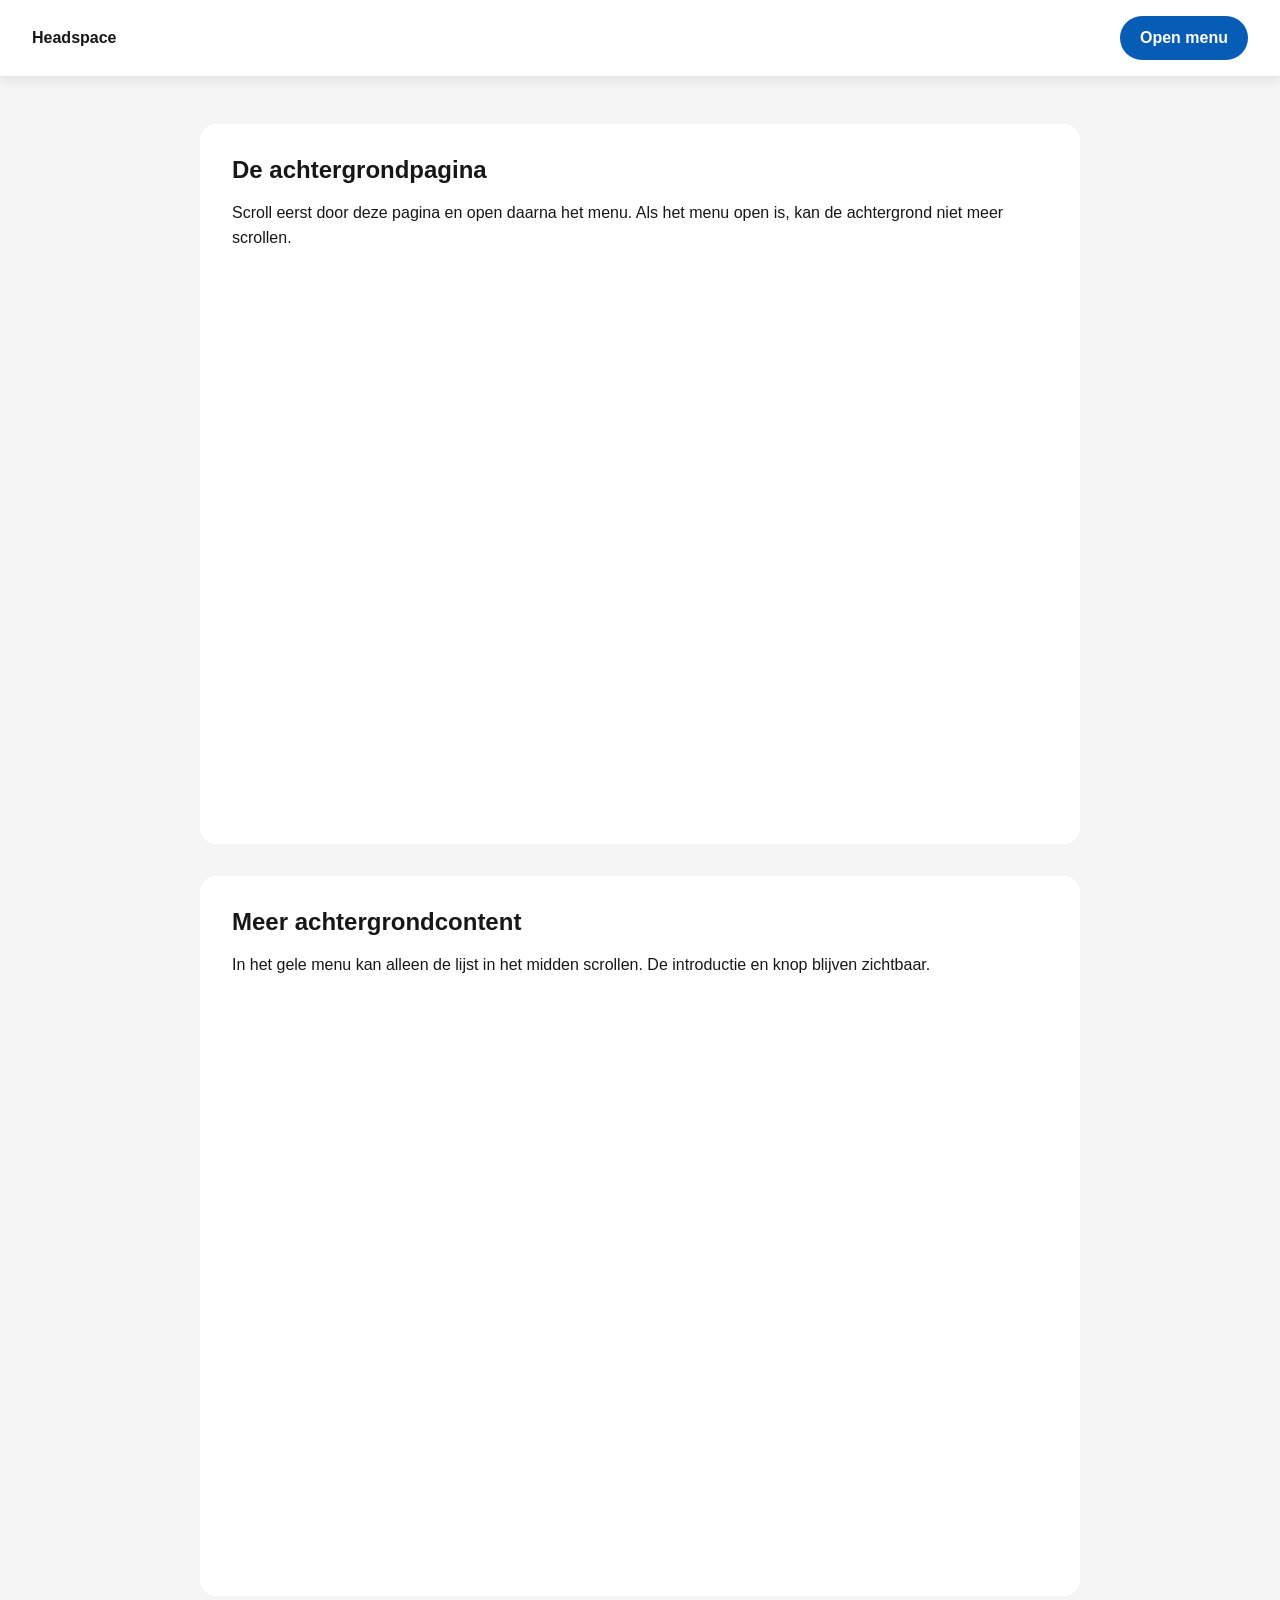
<file: article2sub.html>
<!DOCTYPE html>
<html lang="nl">
<head>
  <meta charset="UTF-8">
  <meta name="viewport" content="width=device-width, initial-scale=1.0">
  <title>Scroll alleen binnen de lijst</title>
  <style>
    * {
      box-sizing: border-box;
      margin: 0;
      padding: 0;
    }

    body {
      min-height: 200vh;
      font-family: Arial, sans-serif;
      color: #171717;
      background: #f5f5f5;
    }

    body.modal-open {
      overflow: hidden;
    }

    nav {
      position: sticky;
      top: 0;
      z-index: 2;
      display: flex;
      justify-content: space-between;
      align-items: center;
      padding: 1rem 2rem;
      background: white;
      box-shadow: 0 3px 12px rgb(0 0 0 / 10%);
    }

    button {
      border: 0;
      cursor: pointer;
      font: inherit;
    }

    #open-modal {
      padding: 0.8rem 1.25rem;
      color: white;
      background: #075cb5;
      border-radius: 999px;
      font-weight: 700;
    }

    main {
      width: min(55rem, 90%);
      margin: 3rem auto;
    }

    main section {
      min-height: 80vh;
      margin-bottom: 2rem;
      padding: 2rem;
      background: white;
      border-radius: 1rem;
    }

    h1,
    h2,
    p {
      margin-bottom: 1rem;
    }

    p {
      line-height: 1.6;
    }

    .modal {
      position: fixed;
      inset: 0;
      z-index: 10;
      display: none;
      place-items: center;
      padding: 2rem;
      background: rgb(0 0 0 / 60%);
    }

    .modal.active {
      display: grid;
    }

    .modal-content {
      position: relative;
      width: min(25rem, 100%);
      max-height: calc(100dvh - 4rem);
      display: flex;
      flex-direction: column;
      overflow: hidden;
      background: #ffb900;
      border-radius: 2rem;
    }

    #close-modal {
      position: absolute;
      top: 1rem;
      right: 1rem;
      z-index: 2;
      width: 2.5rem;
      height: 2.5rem;
      background: white;
      border-radius: 50%;
      font-size: 1.8rem;
      line-height: 1;
    }

    .modal-header {
      flex-shrink: 0;
      padding: 3.5rem 2rem 1rem;
      text-align: center;
    }

    .modal-header .art {
      margin-bottom: 1.5rem;
      font-size: 4rem;
    }

    .modal-header p {
      margin-bottom: 0;
    }

    /* Alleen deze ul kan scrollen. */
    .modal-content ul {
      flex: 1;
      min-height: 0;
      overflow-y: auto;
      overscroll-behavior: contain;
      padding: 1rem 2rem;
      list-style: none;
      scrollbar-color: #555 transparent;
      scrollbar-width: thin;
    }

    .modal-content li {
      display: grid;
      grid-template-columns: 3rem 1fr;
      gap: 0.75rem;
      align-items: start;
      margin-bottom: 1.25rem;
    }

    .icon {
      display: grid;
      place-items: center;
      width: 3rem;
      height: 3rem;
      background: #fff3a1;
      border-radius: 50%;
      font-size: 1.5rem;
    }

    li strong {
      display: block;
      margin-bottom: 0.35rem;
    }

    li p {
      margin: 0;
      line-height: 1.45;
    }

    .modal-footer {
      flex-shrink: 0;
      padding: 1rem;
      background: #ffb900;
      box-shadow: 0 -5px 12px rgb(0 0 0 / 6%);
    }

    .modal-footer button {
      width: 100%;
      padding: 1rem;
      background: white;
      border-radius: 999px;
      font-weight: 700;
    }

    @media (max-width: 30rem) {
      .modal {
        padding: 1rem;
      }

      .modal-content {
        max-height: calc(100dvh - 2rem);
      }
    }
  </style>
</head>
<body>
  <nav>
    <strong>Headspace</strong>
    <button id="open-modal" type="button">Open menu</button>
  </nav>

  <main>
    <section>
      <h1>De achtergrondpagina</h1>
      <p>Scroll eerst door deze pagina en open daarna het menu. Als het menu open is, kan de achtergrond niet meer scrollen.</p>
    </section>
    <section>
      <h2>Meer achtergrondcontent</h2>
      <p>In het gele menu kan alleen de lijst in het midden scrollen. De introductie en knop blijven zichtbaar.</p>
    </section>
  </main>

  <div class="modal" id="modal" aria-hidden="true">
    <article class="modal-content" role="dialog" aria-modal="true" aria-labelledby="modal-title">
      <button id="close-modal" type="button" aria-label="Sluiten">&times;</button>

      <header class="modal-header">
        <div class="art">🧘‍♂️</div>
        <h2 id="modal-title">Reframe stress</h2>
        <p>Vind balans met verschillende oefeningen.</p>
      </header>

      <ul>
        <li>
          <span class="icon">😌</span>
          <div><strong>Meditaties voor ieder moment</strong><p>Ontdek meer dan duizend begeleide meditaties.</p></div>
        </li>
        <li>
          <span class="icon">🆘</span>
          <div><strong>SOS Collection</strong><p>Snelle oefeningen voor stressvolle momenten.</p></div>
        </li>
        <li>
          <span class="icon">🌿</span>
          <div><strong>Stressmanagement</strong><p>Leer omgaan met moeilijke momenten.</p></div>
        </li>
        <li>
          <span class="icon">👩🏽</span>
          <div><strong>Programma's van experts</strong><p>Volg lessen om stress los te laten.</p></div>
        </li>
        <li>
          <span class="icon">🌙</span>
          <div><strong>Beter slapen</strong><p>Rustgevende oefeningen voor het slapengaan.</p></div>
        </li>
        <li>
          <span class="icon">🎯</span>
          <div><strong>Meer focus</strong><p>Korte sessies om je concentratie te verbeteren.</p></div>
        </li>
      </ul>

      <footer class="modal-footer">
        <button type="button">Try for free</button>
      </footer>
    </article>
  </div>

  <script>
    const modal = document.querySelector("#modal");
    const openButton = document.querySelector("#open-modal");
    const closeButton = document.querySelector("#close-modal");

    function openModal() {
      modal.classList.add("active");
      modal.setAttribute("aria-hidden", "false");
      document.body.classList.add("modal-open");
    }

    function closeModal() {
      modal.classList.remove("active");
      modal.setAttribute("aria-hidden", "true");
      document.body.classList.remove("modal-open");
    }

    openButton.addEventListener("click", openModal);
    closeButton.addEventListener("click", closeModal);

    modal.addEventListener("click", (event) => {
      if (event.target === modal) closeModal();
    });

    document.addEventListener("keydown", (event) => {
      if (event.key === "Escape") closeModal();
    });
  </script>
</body>
</html>
</file>
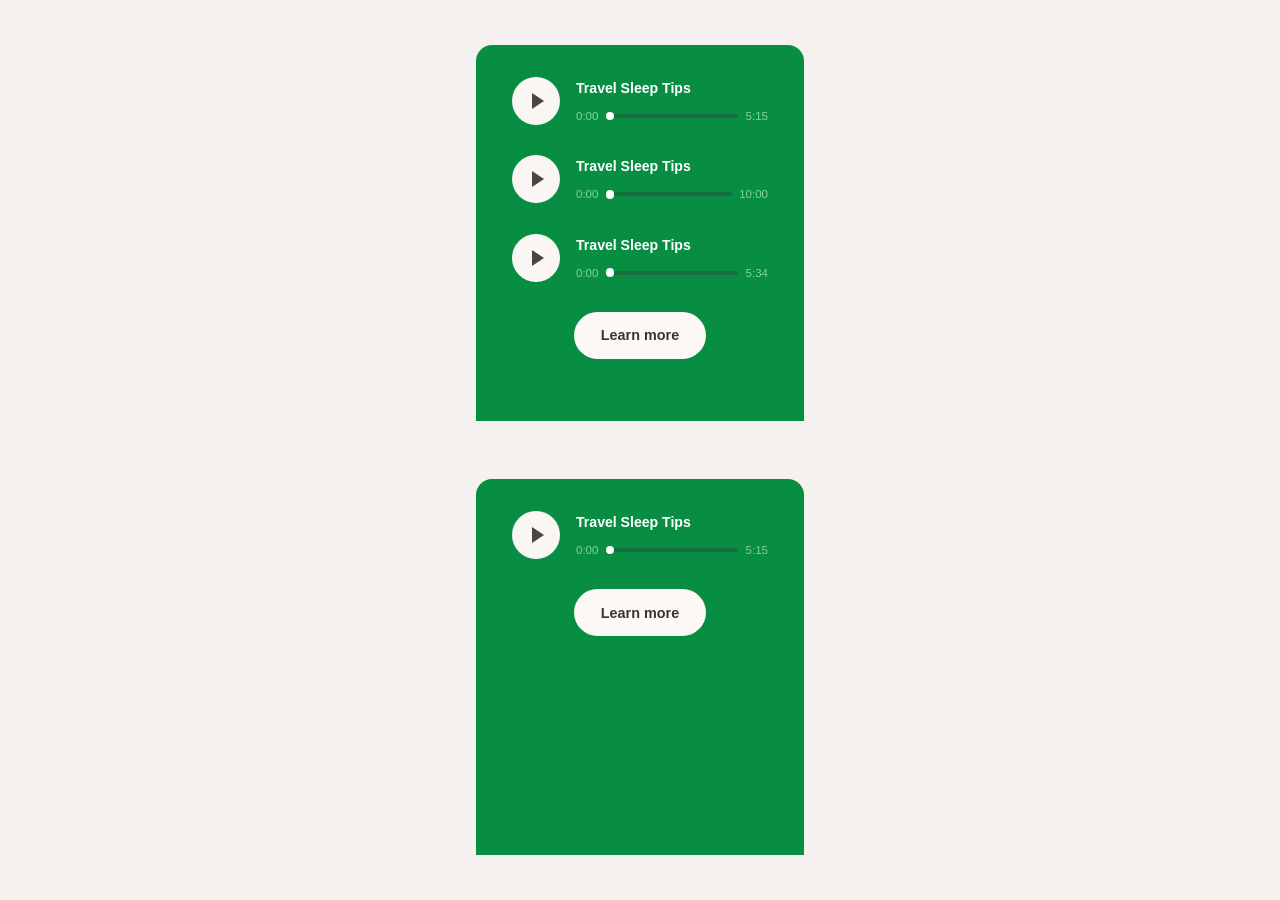
<file: audio.html>
<!DOCTYPE html>
<html lang="nl">
<head>
  <meta charset="UTF-8">
  <meta name="viewport" content="width=device-width, initial-scale=1.0">
  <title>Do-anywhere exercises</title>

  <style>
    * {
      box-sizing: border-box;
    }

    body {
      min-height: 100vh;
      margin: 0;
      display: grid;
      place-items: center;
      padding: 1rem;
      font-family: Arial, sans-serif;
      background: #f4f1ef;
    }

    article {
      width: min(100%, 20.5rem);
      min-height: 23.5rem;
      padding: 2rem 2.25rem;
      color: white;
      background: #078e43;
      border-radius: 1rem 1rem 0 0;
      text-align: center;
    }

    h1 {
      max-width: 15rem;
      margin: 0 auto 1.35rem;
      font-size: clamp(1.9rem, 8vw, 2.1rem);
      line-height: 1.08;
      letter-spacing: -0.05em;
    }

    article > p {
      margin: 0 auto 1.55rem;
      font-size: 1rem;
      font-weight: 600;
      line-height: 1.5;
    }

    section {
      display: grid;
      grid-template-columns: 3rem 1fr;
      column-gap: 1rem;
      align-items: center;
      margin: 0 auto 1.9rem;
      text-align: left;
    }

    section > button {
      grid-row: 1 / 3;
      width: 3rem;
      height: 3rem;
      display: grid;
      place-items: center;
      padding: 0;
      border: 0;
      border-radius: 50%;
      background: #f9f6f4;
      cursor: pointer;
    }

    section > button span {
      width: 0;
      height: 0;
      margin-left: 0.2rem;
      border-top: 0.55rem solid transparent;
      border-bottom: 0.55rem solid transparent;
      border-left: 0.8rem solid #484745;
    }

    section > button.playing span {
      width: 0.75rem;
      height: 1rem;
      margin-left: 0;
      border: 0;
      border-left: 0.25rem solid #484745;
      border-right: 0.25rem solid #484745;
    }

    h2 {
      margin: 0 0 0.45rem;
      font-size: 0.88rem;
      line-height: 1.2;
    }

    section > div {
      display: grid;
      grid-template-columns: auto 1fr auto;
      gap: 0.45rem;
      align-items: center;
      color: #82d2a5;
      font-size: 0.72rem;
    }

    input[type="range"] {
      width: 100%;
      height: 0.25rem;
      margin: 0;
      appearance: none;
      background: linear-gradient(
        to right,
        white 0%,
        white var(--progress, 0%),
        #176e40 var(--progress, 0%),
        #176e40 100%
      );
      border-radius: 99px;
      cursor: pointer;
    }

    input[type="range"]::-webkit-slider-thumb {
      width: 0.55rem;
      height: 0.55rem;
      appearance: none;
      background: white;
      border-radius: 50%;
    }

    input[type="range"]::-moz-range-thumb {
      width: 0.55rem;
      height: 0.55rem;
      border: 0;
      background: white;
      border-radius: 50%;
    }

    article > a {
      display: inline-block;
      min-width: 8.2rem;
      padding: 0.95rem 1.5rem;
      color: #383532;
      background: #fbf8f6;
      border-radius: 999px;
      font-size: 0.9rem;
      font-weight: 700;
      text-decoration: none;
      transition: transform 150ms ease, background 150ms ease;
    }

    article > a:hover {
      transform: translateY(-2px);
      background: white;
    }

    button:focus-visible,
    a:focus-visible,
    input:focus-visible {
      outline: 0.2rem solid white;
      outline-offset: 0.2rem;
    }
  </style>
</head>

<body>
  <article>

    <section aria-label="Audiovoorbeeld">
      <button type="button" aria-label="Afspelen">
        <span></span>
      </button>

      <h2>Travel Sleep Tips</h2>

      <div>
        <time>0:01</time>
        <input type="range" min="1" max="315" value="1" aria-label="Voortgang audio">
        <time>5:15</time>

      </div>
<audio preload="metadata">
  <source src="audio/single-breathing.mp3" type="audio/mpeg">
</audio>
    </section>

        <section aria-label="Audiovoorbeeld">
      <button type="button" aria-label="Afspelen">
        <span></span>
      </button>

      <h2>Travel Sleep Tips</h2>

      <div>
        <time>0:01</time>
        <input type="range" min="1" max="800" value="1" aria-label="Voortgang audio">
        <time>10:00</time>

      </div>
<audio preload="metadata">
  <source src="audio/single-midnight.mp3" type="audio/mpeg">
</audio>
    </section>

        <section aria-label="Audiovoorbeeld">
      <button type="button" aria-label="Afspelen">
        <span></span>
      </button>

      <h2>Travel Sleep Tips</h2>

      <div>
        <time>0:01</time>
        <input type="range" min="1" max="334" value="1" aria-label="Voortgang audio">
        <time>5:34</time>

      </div>
<audio preload="metadata">
  <source src="audio/TWU_EPT.mp3" type="audio/mpeg">
</audio>
    </section>

    <a href="#">Learn more</a>

  </article>

  <article>

    <section aria-label="Audiovoorbeeld">
      <button type="button" aria-label="Afspelen">
        <span></span>
      </button>

      <h2>Travel Sleep Tips</h2>

      <div>
        <time>0:01</time>
        <input type="range" min="1" max="315" value="1" aria-label="Voortgang audio">
        <time>5:15</time>

      </div>
<audio preload="metadata">
  <source src="audio/single-breathing.mp3" type="audio/mpeg">
</audio>
    </section>

    

    <a href="#">Learn more</a>

  </article>

  <script>
// Selecteer alle audiospelers binnen het article.
const players = document.querySelectorAll("article section");

// Bewaar alle audio-elementen.
// Hiermee kunnen we andere audio pauzeren.
const allAudios = document.querySelectorAll("article audio");


/* Zet seconden om naar bijvoorbeeld 5:15. */
function formatTime(seconds) {
  if (!Number.isFinite(seconds)) {
    return "0:00";
  }

  const minutes = Math.floor(seconds / 60);

  const remainingSeconds = Math.floor(seconds % 60)
    .toString()
    .padStart(2, "0");

  return `${minutes}:${remainingSeconds}`;
}


/* Stel iedere audiospeler afzonderlijk in. */
players.forEach((player) => {
  // Zoek de elementen alleen binnen deze section.
  const audio = player.querySelector("audio");
  const playButton = player.querySelector("button");
  const progress = player.querySelector('input[type="range"]');
  const times = player.querySelectorAll("time");

  const currentTime = times[0];
  const durationTime = times[1];

  // Sla sections zonder audio over.
  if (!audio || !playButton || !progress) {
    return;
  }


  /* Werk de tijd en voortgangsbalk bij. */
  function updateProgress() {
    progress.value = audio.currentTime;
    currentTime.textContent = formatTime(audio.currentTime);

    const percentage =
      audio.duration > 0
        ? (audio.currentTime / audio.duration) * 100
        : 0;

    progress.style.setProperty(
      "--progress",
      `${percentage}%`
    );
  }


  /* Play- en pauzeknop. */
  playButton.addEventListener("click", () => {
    if (audio.paused) {
      /*
        Pauzeer eerst alle andere audio-elementen.
        Hierdoor kan maar één audio tegelijk afspelen.
      */
      allAudios.forEach((otherAudio) => {
        if (otherAudio !== audio) {
          otherAudio.pause();
        }
      });

      audio.play();
    } else {
      audio.pause();
    }
  });


  /* Verander de knop naar een pauzeknop. */
  audio.addEventListener("play", () => {
    playButton.classList.add("playing");
    playButton.setAttribute("aria-label", "Pauzeren");
  });


  /* Verander de knop terug naar een playknop. */
  audio.addEventListener("pause", () => {
    playButton.classList.remove("playing");
    playButton.setAttribute("aria-label", "Afspelen");
  });


  /* Lees automatisch de lengte van het audiobestand. */
  audio.addEventListener("loadedmetadata", () => {
    progress.min = 0;
    progress.max = audio.duration;

    currentTime.textContent = "0:00";
    durationTime.textContent = formatTime(audio.duration);

    updateProgress();
  });


  /* Werk de slider tijdens het afspelen bij. */
  audio.addEventListener("timeupdate", updateProgress);


  /* Spoel wanneer de gebruiker de slider verplaatst. */
  progress.addEventListener("input", () => {
    audio.currentTime = Number(progress.value);
    updateProgress();
  });


  /* Zet alles netjes terug wanneer de audio eindigt. */
  audio.addEventListener("ended", () => {
    playButton.classList.remove("playing");
    playButton.setAttribute("aria-label", "Afspelen");

    audio.currentTime = 0;
    updateProgress();
  });
});
  </script>
</body>
</html>
</file>
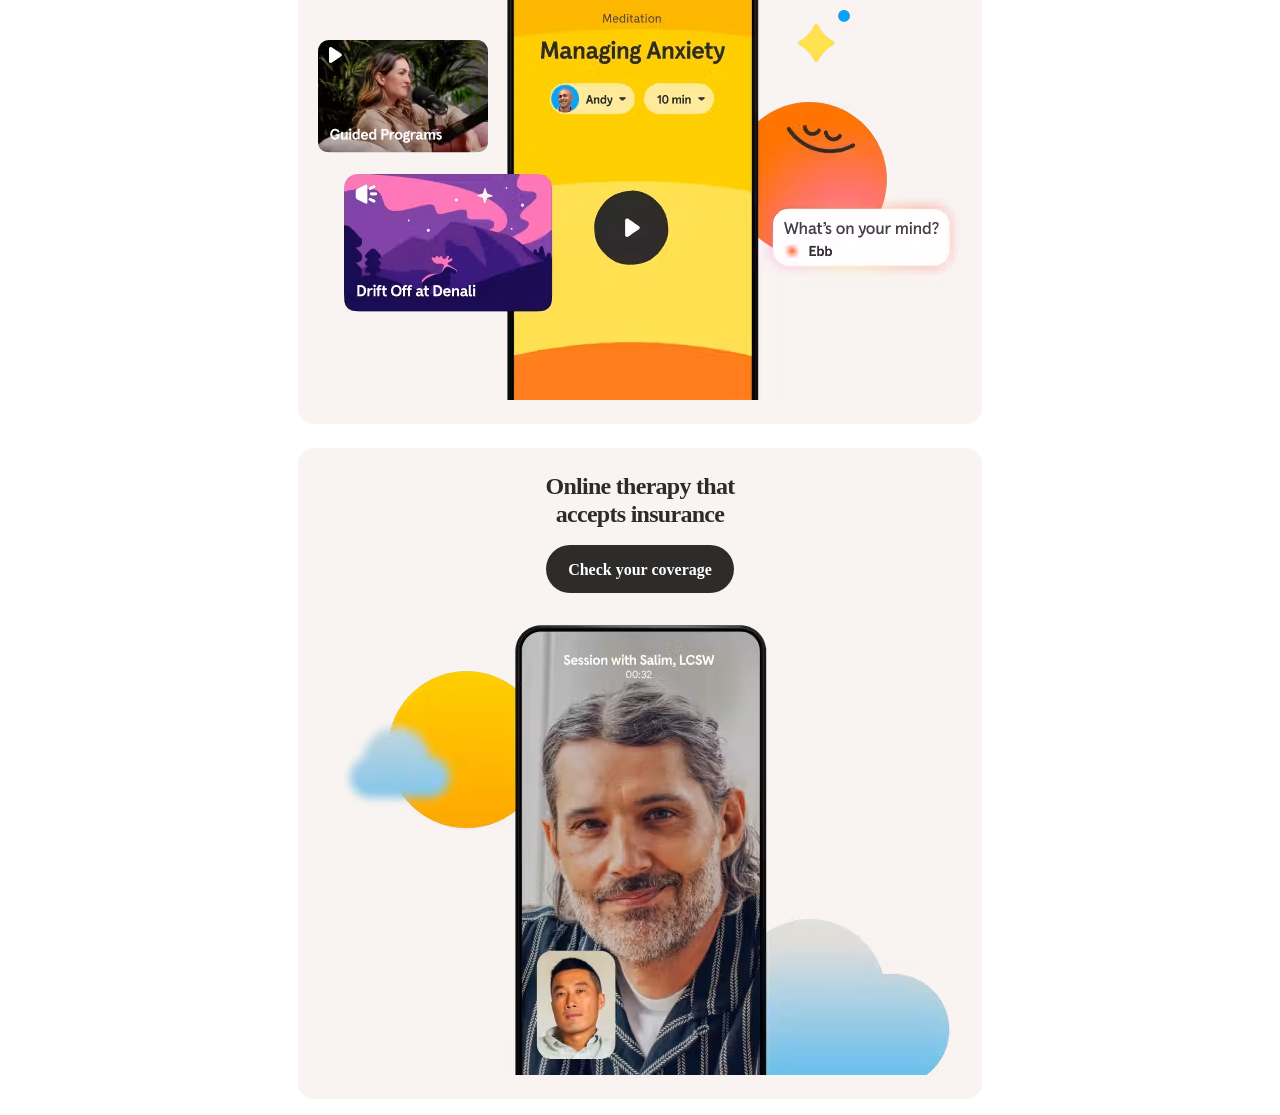
<file: card.html>
<!DOCTYPE html>
<html lang="en">
<head>
    <meta charset="UTF-8">
    <meta name="viewport" content="width=device-width, initial-scale=1.0">
    <title>Document</title>
    <style>
        *{
            margin: 0;
            padding: 0;
            box-sizing: border-box;
        
        }

        main{
            display: flex;
            justify-content: center;
            align-items: center;
            height: 100vh;
        }

        article:first-of-type{
            display: grid;
            padding: 1rem;
            gap: 1.5rem;
                
        
        div:nth-of-type(2) p{
                width: 12rem;
            }


        div{
            display: flex;
            flex-direction: column;
            gap: 1rem;
            text-align: center;
            background-color: #F9F4F2;
            padding: 1.5rem 1rem; 
            border-radius: 1rem;
            align-items: center;
            
            p{
                font-size: 1.5rem;
                line-height: 120%;
                font-weight: bold;
                color: #2D2C2B;
                letter-spacing: -0.03em;
                text-align: center;
            }


a {
    display: inline-block;

    width: max-content;
    height: 3rem;
    padding: 0.875rem 1.25rem;

    background-color: #2d2c2b;
    color: #fff;

    border: 0.125rem solid transparent;
    border-radius: 2rem;

    font-size: 1rem;
    font-weight: bold;
    line-height: 1.1;
    text-decoration: none;


    transition:
        color 150ms cubic-bezier(0.32, 0.94, 0.6, 1),
        background-color 150ms cubic-bezier(0.32, 0.94, 0.6, 1),
        border-color 150ms cubic-bezier(0.32, 0.94, 0.6, 1),
        box-shadow 150ms cubic-bezier(0.32, 0.94, 0.6, 1),
        transform 150ms cubic-bezier(0.32, 0.94, 0.6, 1);
}

a:hover {
    background-color: #454341;
    transform: translateY(-0.125rem);
    box-shadow: 0 0.25rem 0.75rem rgba(0, 0, 0, 0.25);
}

a:active {
    transform: translateY(0);
    box-shadow: none;
}

a:focus-visible {
    outline: 0.1875rem solid #7c6cff;
    outline-offset: 0.1875rem;
}

            img{
                width: 100%;
                height: auto;
            }

        }

}
    </style>
</head>

<body>
    <main>
        <article>
            <div>
                <p>Mental health app with expert-led meditations and tools</p>

                <a href="">Try for $0</a>

                <img src="img/mobile_hero_1_june5_2x__1_.avif" alt="Mental health app">

            </div>
            <div>
                <p>Online therapy that accepts insurance</p>

                <a href="">Check your coverage</a>

                <img src="img/mobile_hero_2_june5_2x__1_.avif" alt="Online therapy">
            </div>
        </article>

    </main>
</body>
</html>
</file>
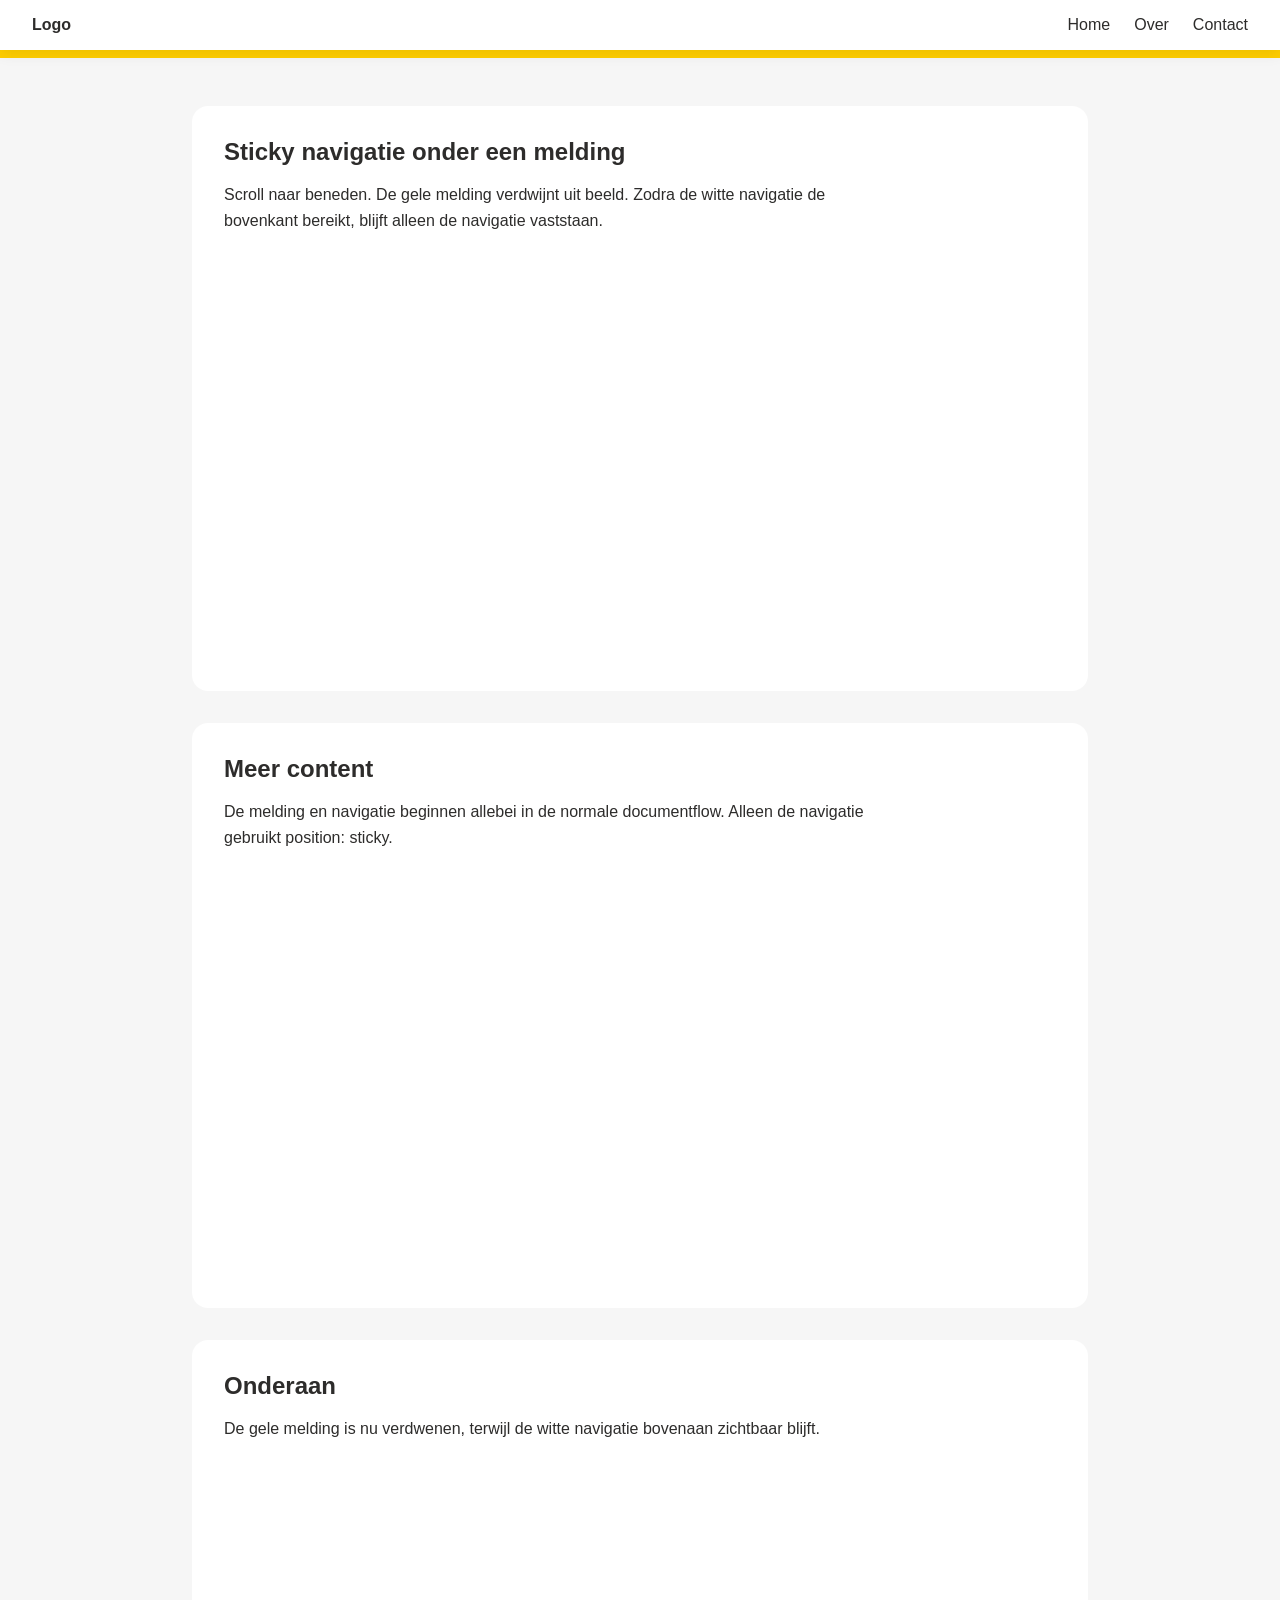
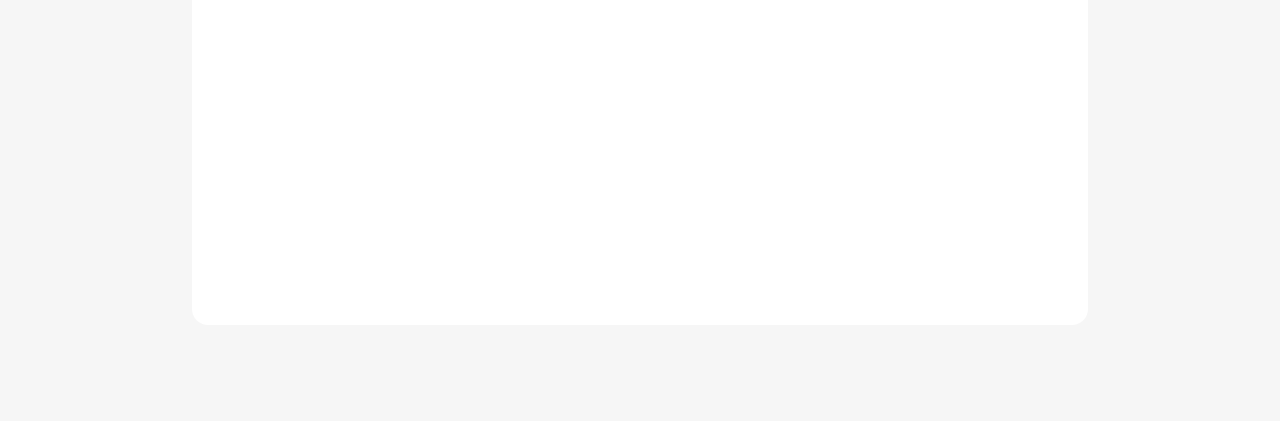
<file: fixednav.html>
<!DOCTYPE html>
<html lang="nl">
<head>
  <meta charset="UTF-8">
  <meta name="viewport" content="width=device-width, initial-scale=1.0">
  <title>Fixed navigatie onder bovenbalk</title>
  <style>
    * {
      margin: 0;
      padding: 0;
      box-sizing: border-box;
    }

    :root {
      --text-color: #2d2c2b;
      --top-background-color: #ffce00;
    }

    body {
      min-height: 200vh;
      font-family: Arial, sans-serif;
      color: var(--text-color);
      background: #f6f6f6;
    }

    body > div:first-of-type {
      width: 100%;
      padding: 1rem 0;
      display: flex;
      justify-content: center;
      align-items: center;
      background: var(--top-background-color);
    }

    body > div:first-of-type a {
      color: var(--text-color);
      font-size: 1.125rem;
      font-weight: 500;
      line-height: 1.625rem;
    }

    nav {
      width: 100%;
      padding: 1rem 2rem;
      display: flex;
      justify-content: space-between;
      align-items: center;
      background: white;
      position: fixed;
      top: 0;
      z-index: 3;
      box-shadow: 0 4px 14px rgb(0 0 0 / 8%);
    }

    nav ul {
      display: flex;
      gap: 1.5rem;
      list-style: none;
    }

    nav a {
      color: var(--text-color);
      text-decoration: none;
    }

    main {
      padding: 3rem 2rem 4rem;
      max-width: 60rem;
      margin: 0 auto;
    }

    section {
      min-height: 65vh;
      margin-bottom: 2rem;
      padding: 2rem;
      background: white;
      border-radius: 1rem;
    }

    h1, h2 {
      margin-bottom: 1rem;
    }

    p {
      max-width: 42rem;
      line-height: 1.6;
    }
  </style>
</head>
<body>
  <div>
    <a href="#">Dit is de bovenste melding</a>
  </div>

  <nav>
    <strong>Logo</strong>
    <ul>
      <li><a href="#home">Home</a></li>
      <li><a href="#over">Over</a></li>
      <li><a href="#contact">Contact</a></li>
    </ul>
  </nav>

  <main>
    <section id="home">
      <h1>Sticky navigatie onder een melding</h1>
      <p>Scroll naar beneden. De gele melding verdwijnt uit beeld. Zodra de witte navigatie de bovenkant bereikt, blijft alleen de navigatie vaststaan.</p>
    </section>

    <section id="over">
      <h2>Meer content</h2>
      <p>De melding en navigatie beginnen allebei in de normale documentflow. Alleen de navigatie gebruikt position: sticky.</p>
    </section>

    <section id="contact">
      <h2>Onderaan</h2>
      <p>De gele melding is nu verdwenen, terwijl de witte navigatie bovenaan zichtbaar blijft.</p>
    </section>
  </main>
</body>
</html>
</file>
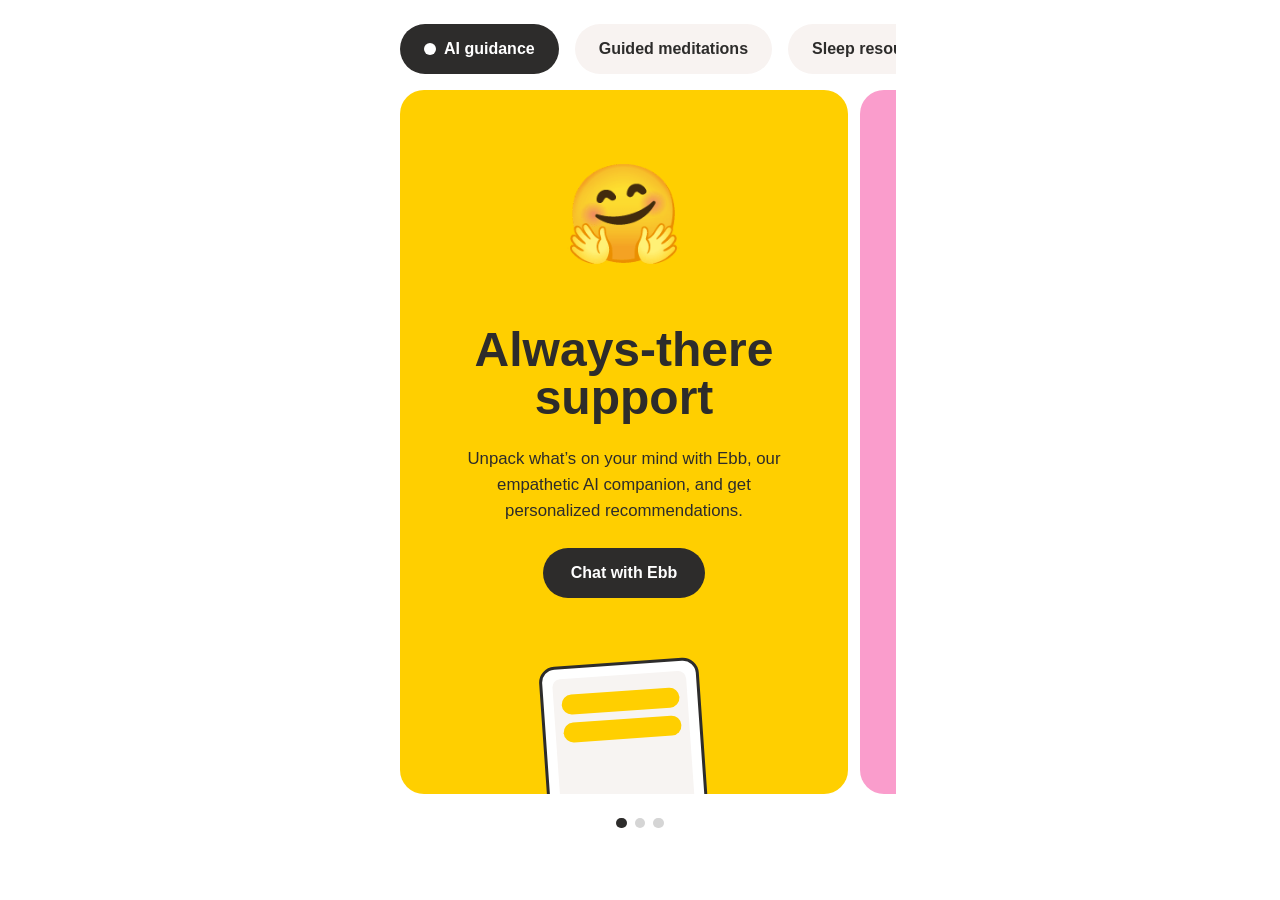
<file: sliders.html>
<!DOCTYPE html>
<html lang="nl">
<head>
  <meta charset="UTF-8">
  <meta name="viewport" content="width=device-width, initial-scale=1.0">
  <title>Slider met minimale classes</title>

  <style>
    * {
      box-sizing: border-box;
    }

    body {
      margin: 0;
      font-family: Arial, sans-serif;
      color: #2d2c2b;
      background: white;
    }

    button,
    a {
      font: inherit;
    }

    .slider {
      width: min(100%, 32rem);
      margin: 0 auto;
      padding-top: 0.5rem;
      overflow: hidden;
    }

    /* Categorieknoppen */
    .slider > nav {
      display: flex;
      gap: 1rem;
      padding: 1rem;
      overflow-x: auto;
      scrollbar-width: none;
    }

    .slider > nav::-webkit-scrollbar,
    .slides::-webkit-scrollbar {
      display: none;
    }

    .slider > nav button {
      flex-shrink: 0;
      padding: 1rem 1.5rem;
      border: 0;
      border-radius: 999px;
      color: #2d2c2b;
      background: #f8f3f1;
      font-weight: bold;
      cursor: pointer;
    }

    .slider > nav button span {
      display: none;
      width: 0.75rem;
      height: 0.75rem;
      background: white;
      border-radius: 50%;
    }

    .slider > nav button.active {
      display: flex;
      align-items: center;
      gap: 0.5rem;
      color: white;
      background: #2d2c2b;
    }

    .slider > nav button.active span {
      display: block;
    }

    /* Horizontale scrollcontainer */
    .slides {
      display: flex;
      gap: 0.75rem;
      padding-inline: 1rem;
      overflow-x: auto;
      overscroll-behavior-x: contain;
      scroll-snap-type: x mandatory;
      scroll-behavior: smooth;
      scrollbar-width: none;
      touch-action: pan-x;
    }

    /* Alle slides */
    .slides > article {
      flex: 0 0 calc(100% - 2rem);
      min-height: 34rem;
      padding: 2.25rem 1.75rem;
      border-radius: 1.5rem;
      overflow: hidden;
      scroll-snap-align: center;
      text-align: center;
    }

    .slides > article:nth-child(1) {
      background: #ffcf00;
    }

    .slides > article:nth-child(2) {
      background: #fa9dcc;
    }

    .slides > article:nth-child(3) {
      color: white;
      background: #60269e;
    }

    /* Emoji bovenaan */
    .slides figure {
      display: grid;
      place-items: center;
      min-height: 11rem;
      margin: 0 0 1.5rem;
      font-size: 6rem;
    }

    .slides h2 {
      max-width: 19rem;
      margin: 0 auto 1.5rem;
      font-size: clamp(2rem, 8vw, 3rem);
      line-height: 1;
    }

    .slides p {
      max-width: 21rem;
      margin: 0 auto 1.5rem;
      font-size: 1.05rem;
      line-height: 1.55;
    }

    .slides article > a {
      display: inline-block;
      padding: 1rem 1.75rem;
      border-radius: 999px;
      color: white;
      background: #2d2c2b;
      font-weight: bold;
      text-decoration: none;
    }

    /* Simpele telefoonillustratie */
    .slides aside {
      width: 10rem;
      height: 11rem;
      margin: 4rem auto -5rem;
      padding: 0.65rem;
      transform: rotate(-4deg);
      background: white;
      border: 0.2rem solid #2d2c2b;
      border-radius: 1rem;
    }

    .slides aside > div {
      height: 100%;
      padding: 1rem 0.5rem;
      background: #f7f4f2;
      border-radius: 0.5rem;
    }

    .slides aside span {
      display: block;
      height: 1.2rem;
      margin-bottom: 0.55rem;
      background: #ffcf00;
      border-radius: 999px;
    }

    /* Bolletjes onderaan */
    .slider > footer {
      display: flex;
      justify-content: center;
      gap: 0.5rem;
      padding: 1.5rem;
    }

    .slider > footer button {
      width: 0.65rem;
      height: 0.65rem;
      padding: 0;
      border: 0;
      border-radius: 50%;
      background: #d5d5d5;
      cursor: pointer;
    }

    .slider > footer button.active {
      background: #2d2c2b;
    }

  </style>
</head>

<body>
  <section class="slider" aria-label="Headspace mogelijkheden">
    <nav aria-label="Slidercategorieën">
      <button class="active" type="button" data-slide="0">
        <span></span>
        AI guidance
      </button>

      <button type="button" data-slide="1">
        <span></span>
        Guided meditations
      </button>

      <button type="button" data-slide="2">
        <span></span>
        Sleep resources
      </button>
        <button type="button" data-slide="3">
        <span></span>
        Expert-led programs
      </button>
            <button type="button" data-slide="4">
        <span></span>
        Online therapy
      </button>
    </nav>

    <div class="slides">
      <article>
        <figure>🤗</figure>
        <h2>Always-there support</h2>
        <p>Unpack what’s on your mind with Ebb, our empathetic AI companion, and get personalized recommendations.</p>
        <a href="#">Chat with Ebb</a>

        <aside>
          <div>
            <span></span>
            <span></span>
          </div>
        </aside>
      </article>

      <article>
        <figure>🎧</figure>
        <h2>Feel-good library</h2>
        <p>Explore 1,000+ guided meditations for feeling more relaxed — ad-free and always there.</p>
        <a href="#">Learn more</a>

        <aside>
          <div>
            <span></span>
            <span></span>
          </div>
        </aside>
      </article>

      <article>
        <figure>🌙</figure>
        <h2>Better sleep</h2>
        <p>Discover relaxing exercises, sleepcasts and sounds that help you wind down.</p>
        <a href="#">Explore sleep</a>

        <aside>
          <div>
            <span></span>
            <span></span>
          </div>
        </aside>
      </article>
    </div>

    <footer aria-label="Kies een slide">
      <button class="active" type="button" data-slide="0" aria-label="Slide 1"></button>
      <button type="button" data-slide="1" aria-label="Slide 2"></button>
      <button type="button" data-slide="2" aria-label="Slide 3"></button>
    </footer>
  </section>

  <script>
    // Selecteer eerst het volledige slidercomponent.
    const slider = document.querySelector(".slider");

    // Zoek de slides, tabs en bolletjes alleen binnen deze slider.
    const slidesContainer = slider.querySelector(".slides");
    const slides = [...slidesContainer.querySelectorAll("article")];
    const tabs = [...slider.querySelectorAll(":scope > nav button")];
    const dots = [...slider.querySelectorAll(":scope > footer button")];

    // Scroll vloeiend naar de slide die bij de index hoort.
    function selectSlide(index) {
      slides[index].scrollIntoView({
        behavior: "smooth",
        block: "nearest",
        inline: "center"
      });
    }

    // Geef de juiste tab en het juiste bolletje de class active.
    function setActiveSlide(index) {
      tabs.forEach((tab, tabIndex) => {
        tab.classList.toggle("active", tabIndex === index);
      });

      dots.forEach((dot, dotIndex) => {
        dot.classList.toggle("active", dotIndex === index);
      });

      // Schuif de actieve tab in beeld als de tabrij breder is dan het scherm.
      tabs[index].scrollIntoView({
        behavior: "smooth",
        block: "nearest",
        inline: "center"
      });
    }

    // Laat iedere tab naar de bijbehorende slide scrollen.
    tabs.forEach((tab) => {
      tab.addEventListener("click", () => {
        selectSlide(Number(tab.dataset.slide));
      });
    });

    // Laat ieder bolletje naar de bijbehorende slide scrollen.
    dots.forEach((dot) => {
      dot.addEventListener("click", () => {
        selectSlide(Number(dot.dataset.slide));
      });
    });

    // Controleer welke slide tijdens het swipen het meest zichtbaar is.
    const observer = new IntersectionObserver(
      (entries) => {
        const visibleSlide = entries
          .filter((entry) => entry.isIntersecting)
          .sort(
            (first, second) =>
              second.intersectionRatio - first.intersectionRatio
          )[0];

        if (visibleSlide) {
          const index = slides.indexOf(visibleSlide.target);
          setActiveSlide(index);
        }
      },
      {
        root: slidesContainer,
        threshold: 0.6
      }
    );

    // Voeg iedere slide toe aan de observer.
    slides.forEach((slide) => {
      observer.observe(slide);
    });
  </script>
</body>
</html>
</file>
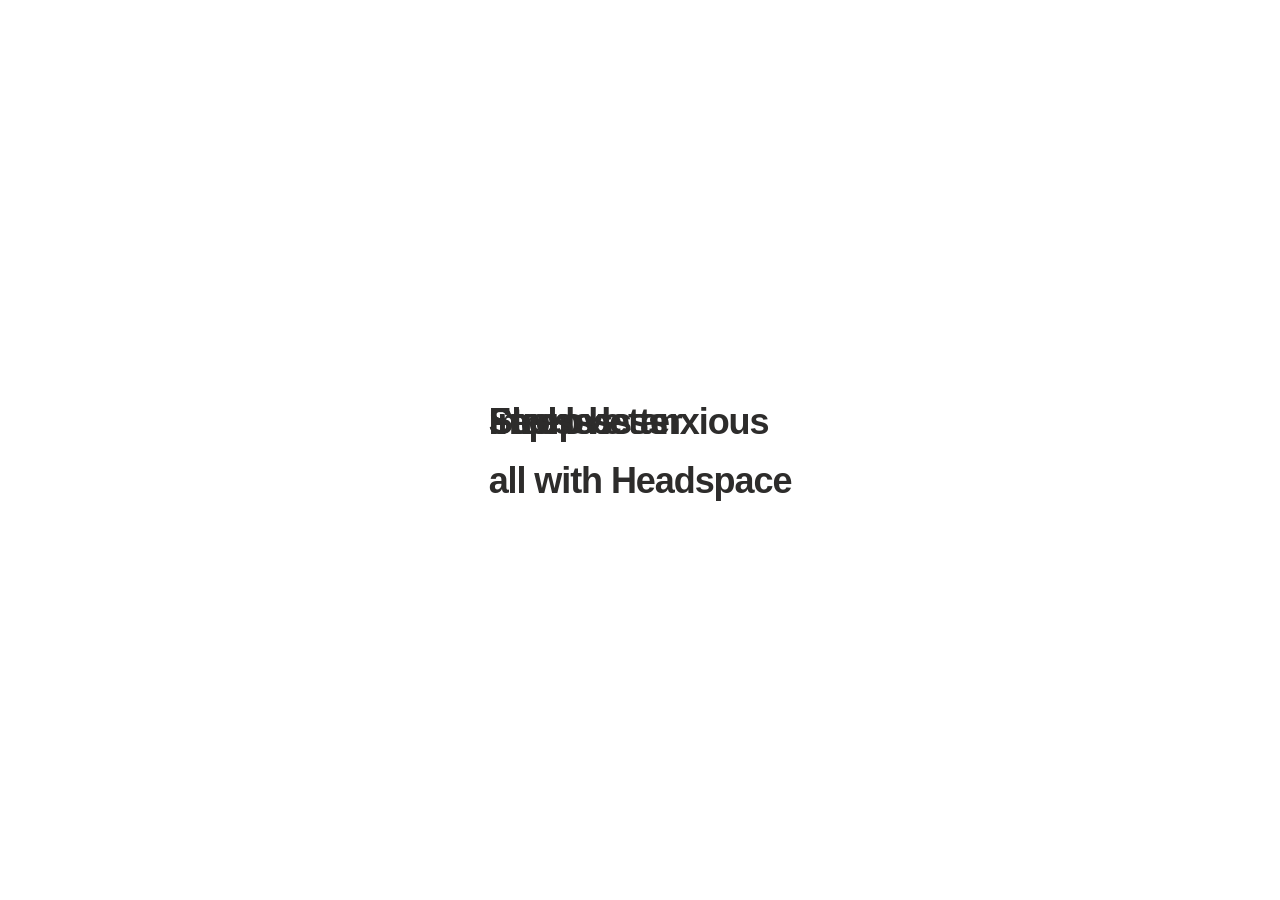
<file: textanimatie.html>
<!DOCTYPE html>
<html lang="en">
<head>
    <meta charset="UTF-8">
    <meta name="viewport" content="width=device-width, initial-scale=1.0">
    <title>Document</title>
<style>
    * {
        margin: 0;
        padding: 0;
        box-sizing: border-box;
    }

    html,
    body {
        font-family: Arial, Helvetica, sans-serif;
    }

    body {
        display: flex;
        justify-content: center;
        align-items: center;
        height: 100vh;

    }

    div{
        display: flex;
        flex-direction: column;
        gap: 1rem;
    }

    h2{
        font-size: 2.25rem;
        line-height: 100%;
        font-weight: bold;
        margin: 0;
        letter-spacing: -0.03em;
        color: #2D2C2B;
        text-align: center;
    }

    ul {
        position: relative;
        width: 100%;
        height: 2.89rem;
        overflow: hidden;
        list-style: none;
        font-weight: bold;
        font-size: 2.25rem;
        letter-spacing: -0.03em;
        color: #2D2C2B;
        
        
    }

    li {
        position: absolute;
        inset: 0;

        animation: move-up 12s infinite;
        animation-delay: calc(var(--index) * -3s);
    }

    li:nth-child(1) {
        --index: 0;
    }

    li:nth-child(2) {
        --index: 3;
    }

    li:nth-child(3) {
        --index: 2;
    }

    li:nth-child(4) {
        --index: 1;
    }

@keyframes move-up {
    /* Tekst blijft zichtbaar */
    0%,
    20% {
        transform: translateY(0);
        opacity: 1;
    }

    /* Tekst beweegt omhoog */
    25% {
        transform: translateY(-100%);
        opacity: 0;
    }

    /* Tekst staat onder het zichtbare gedeelte */
    25.1%,
    95% {
        transform: translateY(100%);
        opacity: 0;
    }

    /* Tekst komt van onderen binnen */
    100% {
        transform: translateY(0);
        opacity: 1;
    }
}
</style>
</head>
<body>
    <div>
        <ul>
            <li><p>Sleep better</p></li>
            <li><p>Feel less anxious</p></li>
            <li><p>Improve relationships</p></li>
            <li><p>Stress less</p></li>
        </ul>
        <h2>all with Headspace</h2>
    </div>
</body>
</html>
</file>
